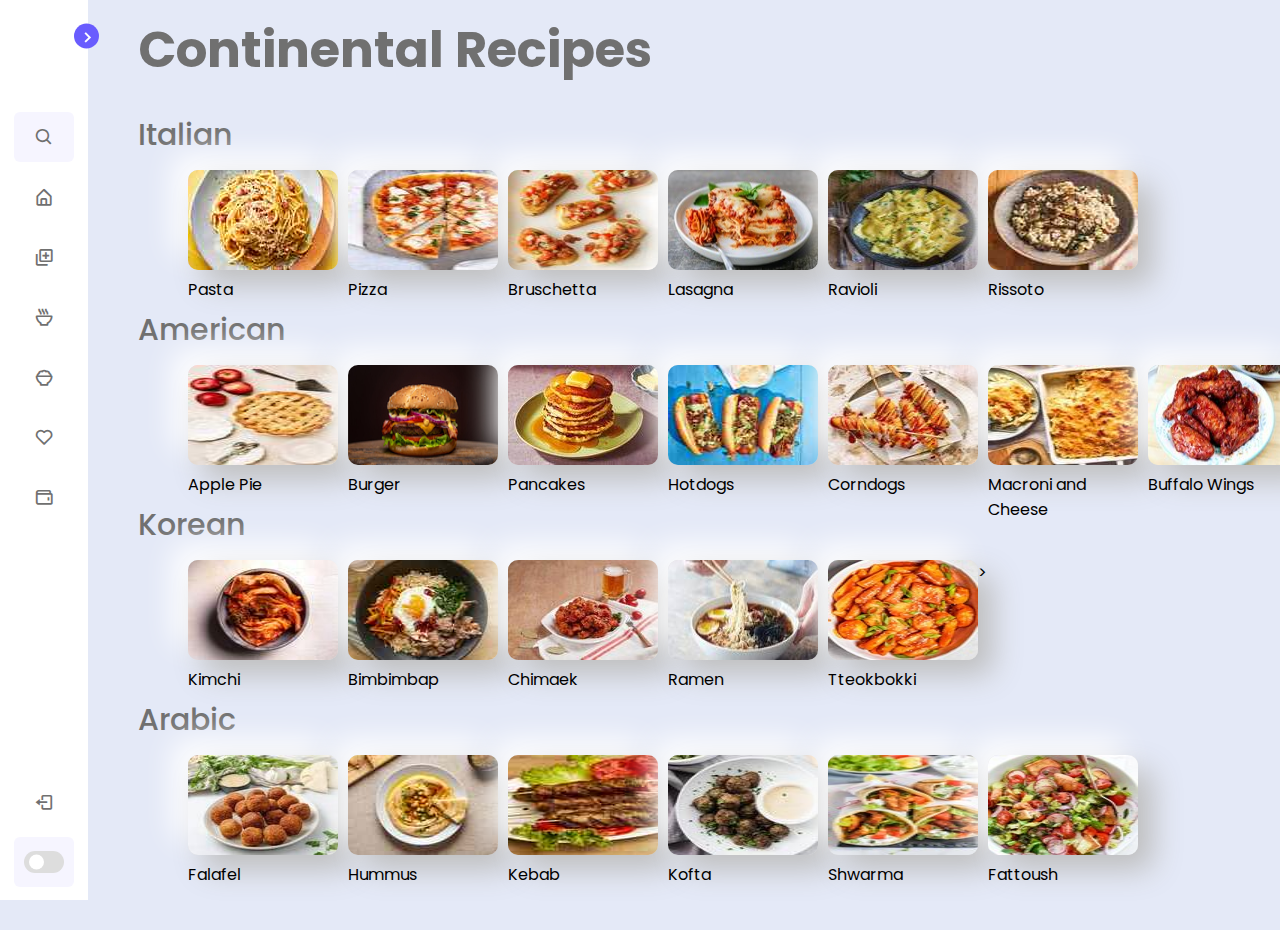
<file: Continental.html>
<!DOCTYPE html>
  <!-- Coding by CodingLab | www.codinglabweb.com -->
<html lang="en">
<head>
    <meta charset="UTF-8">
    <meta http-equiv="X-UA-Compatible" content="IE=edge">
    <meta name="viewport" content="width=device-width, initial-scale=1.0">
    
    <!----======== CSS ======== -->
    <link rel="stylesheet" href="style.css">
    
    <!----===== Boxicons CSS ===== -->
    <link href='https://unpkg.com/boxicons@2.1.1/css/boxicons.min.css' rel='stylesheet'>
    
    <title>Continental</title>
</head>
<body>
    
    <nav class="sidebar close">
        <header>
            <div class="image-text">
                <span class="image">
                    <!--<img src="logo.png" alt="">-->
                </span>

                <div class="text logo-text">
                    <span class="name">More</span>
                    <span class="profession">Menu</span>
                </div>
            </div>

            <i class='bx bx-chevron-right toggle'></i>
        </header>

        <div class="menu-bar">
            <div class="menu">

                <li class="search-box">
                    <i class='bx bx-search icon'></i>
                    <input type="text" placeholder="Search..."  id="searchbox" onkeyup="myFunction()">
                </li>

                <ul class="menu-links">
                    <li class="nav-link">
                        <a href="Index.html">
                            <i class='bx bx-home-alt icon' ></i>
                            <span class="text nav-text">Home</span>
                        </a>
                    </li>

                    <li class="nav-link">
                        <a href="insert.html">
                            <i class='bx bx-add-to-queue icon'></i>
                            <span class="text nav-text">Add recipe</span>
                        </a>
                    </li>

                    <li class="nav-link">
                        <a href="Continental.html">
                            <i class='bx bx-bowl-hot icon'></i>
                            <span class="text nav-text">Continental</span>
                        </a>
                    </li>

                    <li class="nav-link">
                        <a href="Indian.html">
                            <i class='bx bx-bowl-rice icon' ></i>
                            
                            <span class="text nav-text">Indian</span>
                        </a>
                    </li>

                    <li class="nav-link">
                        <a href="like.html">
                            <i class='bx bx-heart icon' ></i>
                            <span class="text nav-text">Favourites</span>
                        </a>
                    </li>

                    <li class="nav-link">
                        <a href="wallet.html">
                            <i class='bx bx-wallet icon' ></i>
                            <span class="text nav-text">Wallet</span>
                        </a>
                    </li>

                </ul>
            </div>

            <div class="bottom-content">
                <li class="">
                    <a href="Login.html">
                        <i class='bx bx-log-out icon' ></i>
                        <span class="text nav-text">Login</span>
                    </a>
                </li>

                <li class="mode">
                    <div class="sun-moon">
                        <i class='bx bx-moon icon moon'></i>
                        <i class='bx bx-sun icon sun'></i>
                    </div>
                    <span class="mode-text text">Dark mode</span>

                    <div class="toggle-switch">
                        <span class="switch"></span>
                    </div>
                </li>
                
            </div>
        </div>
    </nav>

    <section class="home" id="myUL">
        <div class="text"><b>Continental Recipes</b></div>

        <div class="text">Italian</div>
        <div class="totalbox"><div class="multibox"><img src="pasta.jpg">Pasta</div><div class="multibox"><img src="pizza.jpg">Pizza</div><div class="multibox"><img src="brus.jpg">Bruschetta</div><div class="multibox"><img src="lasagna.jpg">Lasagna</div><div class="multibox"><img src="rav.jpg">Ravioli</div><div class="multibox"><img src="risoto.jpg">Rissoto</div></div>
        <br>
        <div class="text">American</div>
        <div class="totalbox"><div class="multibox"><img src="appie.jpg">Apple Pie</div><div class="multibox"><img src="burger.jpg">Burger</div><div class="multibox"><img src="pan.jpg">Pancakes</div><div class="multibox"><img src="hotdogs.jpg">Hotdogs</div><div class="multibox"><img src="cd.jpg">Corndogs</div><div class="multibox"><img src="mcc.jpg">Macroni and Cheese</div><div class="multibox"><img src="buffwings.jpg">Buffalo Wings</div><div class="multibox"><img src="mload.jpg">Meat Loaf</div></div>
        <br>
        <div class="text">Korean</div>
        <div class="totalbox"><div class="multibox"><img src="kim.jpg">Kimchi</div><div class="multibox"><img src="bbp.jpg">Bimbimbap</div><div class="multibox"><img src="chm.jpg">Chimaek</div><div class="multibox"><img src="ramen.jpg">Ramen</div><div class="multibox"><img src="ttbk.jpg">Tteokbokki</div>></div>
        <br>
        <div class="text">Arabic</div>
        <div class="totalbox"><div class="multibox"><img src="falafel.jpg">Falafel</div><div class="multibox"><img src="hum.jpg">Hummus</div><div class="multibox"><img src="kebab.jpg">Kebab</div><div class="multibox"><img src="kofta.jpg">Kofta</div><div class="multibox"><img src="swar.jpg">Shwarma</div><div class="multibox"><img src="fatt.jpg">Fattoush</div></div>
    </section>

    <script>
        const body = document.querySelector('body'),
      sidebar = body.querySelector('nav'),
      toggle = body.querySelector(".toggle"),
      searchBtn = body.querySelector(".search-box"),
      modeSwitch = body.querySelector(".toggle-switch"),
      modeText = body.querySelector(".mode-text");


toggle.addEventListener("click" , () =>{
    sidebar.classList.toggle("close");
})

searchBtn.addEventListener("click" , () =>{
    sidebar.classList.remove("close");
})

modeSwitch.addEventListener("click" , () =>{
    body.classList.toggle("dark");
    
    if(body.classList.contains("dark")){
        modeText.innerText = "Light mode";
    }else{
        modeText.innerText = "Dark mode";
        
    }
});


    </script>


</body>
</html>
</file>
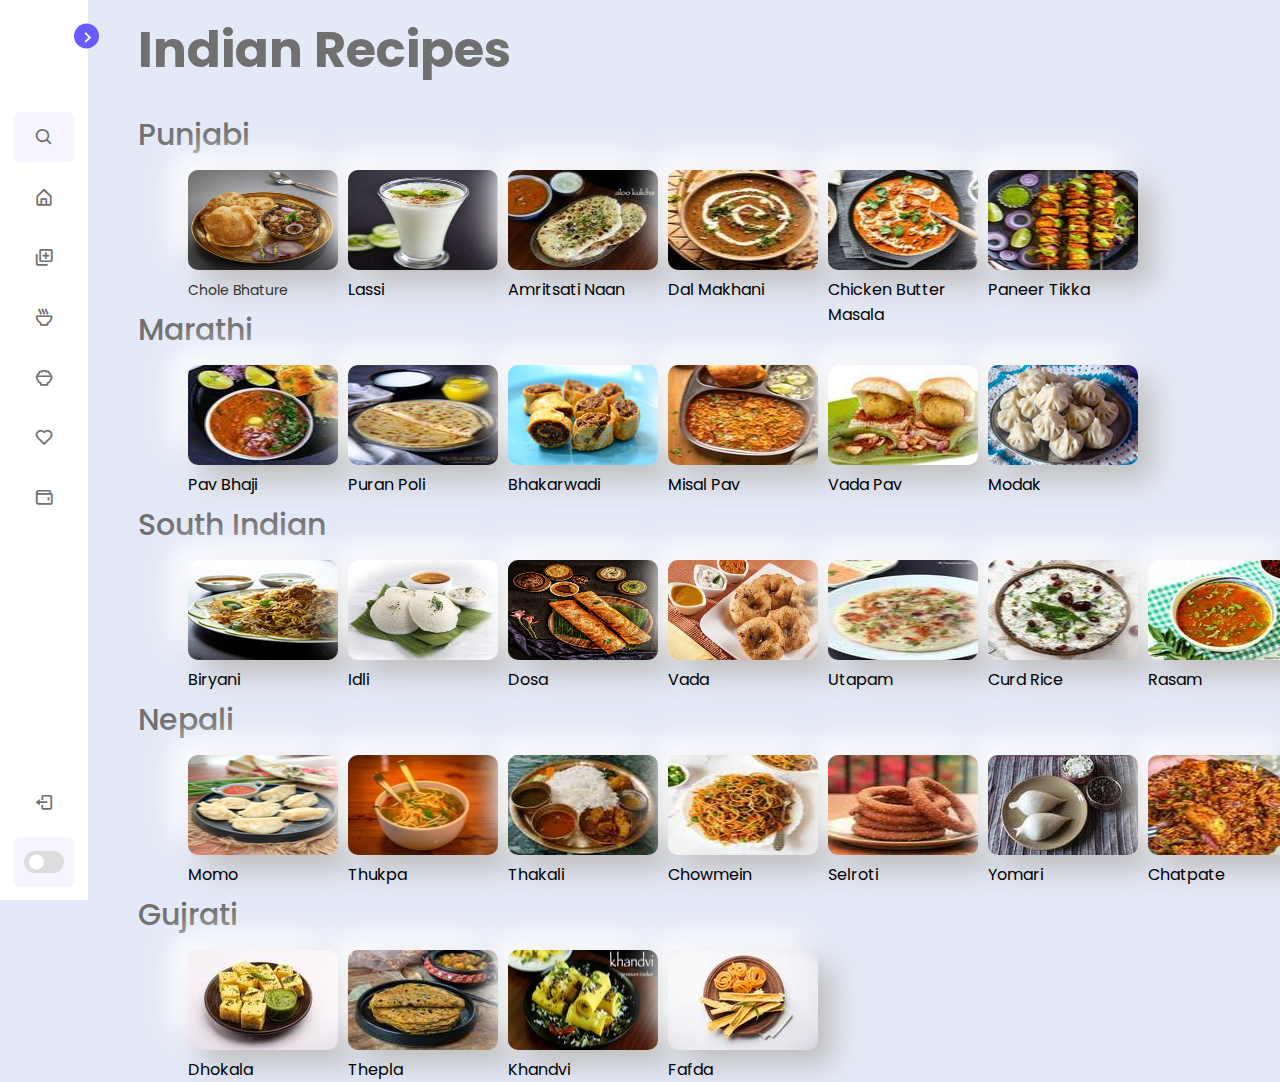
<file: Indian.html>
<!DOCTYPE html>
  <!-- Coding by CodingLab | www.codinglabweb.com -->
<html lang="en">
<head>
    <meta charset="UTF-8">
    <meta http-equiv="X-UA-Compatible" content="IE=edge">
    <meta name="viewport" content="width=device-width, initial-scale=1.0">
    
    <!----======== CSS ======== -->
    <link rel="stylesheet" href="style.css">
    
    <!----===== Boxicons CSS ===== -->
    <link href='https://unpkg.com/boxicons@2.1.1/css/boxicons.min.css' rel='stylesheet'>
    
    <title>Indian</title>
</head>
<body>
    
    <nav class="sidebar close">
        <header>
            <div class="image-text">
                <span class="image">
                    <!--<img src="logo.png" alt="">-->
                </span>

                <div class="text logo-text">
                    <span class="name">More</span>
                    <span class="profession">Menu</span>
                </div>
            </div>

            <i class='bx bx-chevron-right toggle'></i>
        </header>

        <div class="menu-bar">
            <div class="menu">

                <li class="search-box">
                    <i class='bx bx-search icon'></i>
                    <input type="text" placeholder="Search..."  id="searchbar" onkeyup="search_recipe">
                </li>

                <ul class="menu-links">
                    <li class="nav-link">
                        <a href="Index.html">
                            <i class='bx bx-home-alt icon' ></i>
                            <span class="text nav-text">Home</span>
                        </a>
                    </li>

                    <li class="nav-link">
                        <a href="insert.html">
                            <i class='bx bx-add-to-queue icon'></i>
                            <span class="text nav-text">Add recipe</span>
                        </a>
                    </li>

                    <li class="nav-link">
                        <a href="Continental.html">
                            <i class='bx bx-bowl-hot icon'></i>
                            <span class="text nav-text">Continental</span>
                        </a>
                    </li>

                    <li class="nav-link">
                        <a href="Indian.html">
                            <i class='bx bx-bowl-rice icon' ></i>
                            <span class="text nav-text">Indian</span>
                        </a>
                    </li>

                    <li class="nav-link">
                        <a href="like.html">
                            <i class='bx bx-heart icon' ></i>
                            <span class="text nav-text">Favourites</span>
                        </a>
                    </li>

                    <li class="nav-link">
                        <a href="wallet.html">
                            <i class='bx bx-wallet icon' ></i>
                            <span class="text nav-text">Wallet</span>
                        </a>
                    </li>

                </ul>
            </div>

            <div class="bottom-content">
                <li class="">
                    <a href="Login.html">
                        <i class='bx bx-log-out icon' ></i>
                        <span class="text nav-text">Login</span>
                    </a>
                </li>

                <li class="mode">
                    <div class="sun-moon">
                        <i class='bx bx-moon icon moon'></i>
                        <i class='bx bx-sun icon sun'></i>
                    </div>
                    <span class="mode-text text">Dark mode</span>

                    <div class="toggle-switch">
                        <span class="switch"></span>
                    </div>
                </li>
                
            </div>
        </div>
    </nav>

    <section class="home" id="myUL">
        <div class="text"><b>Indian Recipes</b></div>
        <div class="text">Punjabi</div>
        <div class="totalbox"><div class="multibox"><a href="cbcc.html"><img src="cbt.jpg">Chole Bhature</a></div><div class="multibox"><img src="lassi.jpg">Lassi</div><div class="multibox"><img src="akc.jpg">Amritsati Naan</div><div class="multibox"><img src="dmk.jpg">Dal Makhani</div><div class="multibox"><img src="cbc.jpg">Chicken Butter Masala</div><div class="multibox"><img src="ptikka.jpg">Paneer Tikka</div></div>
        <br>
        <div class="text">Marathi</div>
        <div class="totalbox"><div class="multibox"><img src="pbj.jpg">Pav Bhaji</div><div class="multibox"><img src="pp.jpg">Puran Poli</div><div class="multibox"><img src="nkvd.jpg">Bhakarwadi</div><div class="multibox"><img src="msps.jpg">Misal Pav</div><div class="multibox"><img src="vadapav.jpg">Vada Pav</div><div class="multibox"><img src="modak.jpg">Modak</div></div>
        <br>
        <div class="text">South Indian</div>
        <div class="totalbox"><div class="multibox"><img src="biryani.jpg">Biryani</div><div class="multibox"><img src="idli.jpg">Idli</div><div class="multibox"><img src="dosa.jpg">Dosa</div><div class="multibox"><img src="vada.jpg">Vada</div><div class="multibox"><img src="upm.jpg">Utapam</div><div class="multibox"><img src="cdrice.jpg">Curd Rice</div><div class="multibox"><img src="rasam.jpg">Rasam</div></div>
        <br>
        <div class="text">Nepali</div>
        <div class="totalbox"><div class="multibox"><img src="momo.jpg">Momo</div><div class="multibox"><img src="thukpa.jpg">Thukpa</div><div class="multibox"><img src="thakali.jpg">Thakali</div><div class="multibox"><img src="chowmein.jpg">Chowmein</div><div class="multibox"><img src="sel.jpg">Selroti</div><div class="multibox"><img src="yomari.jpg">Yomari</div><div class="multibox"><img src="chatpate.jpg">Chatpate</div></div>
        <br>
        <div class="text">Gujrati</div>
        <div class="totalbox"><div class="multibox"><img src="dkl.jpg">Dhokala</div><div class="multibox"><img src="thepla.jpg">Thepla</div><div class="multibox"><img src="khandvi.jpg">Khandvi</div><div class="multibox"><img src="fafda.jpg">Fafda</div></div>
    </section>

    <script>
        
        const body = document.querySelector('body'),
      sidebar = body.querySelector('nav'),
      toggle = body.querySelector(".toggle"),
      searchBtn = body.querySelector(".search-box"),
      modeSwitch = body.querySelector(".toggle-switch"),
      modeText = body.querySelector(".mode-text");


toggle.addEventListener("click" , () =>{
    sidebar.classList.toggle("close");
})

searchBtn.addEventListener("click" , () =>{
    sidebar.classList.remove("close");
})

modeSwitch.addEventListener("click" , () =>{
    body.classList.toggle("dark");
    
    if(body.classList.contains("dark")){
        modeText.innerText = "Light mode";
    }else{
        modeText.innerText = "Dark mode";
        
    }
});
    </script>


</body>
</html>
</file>
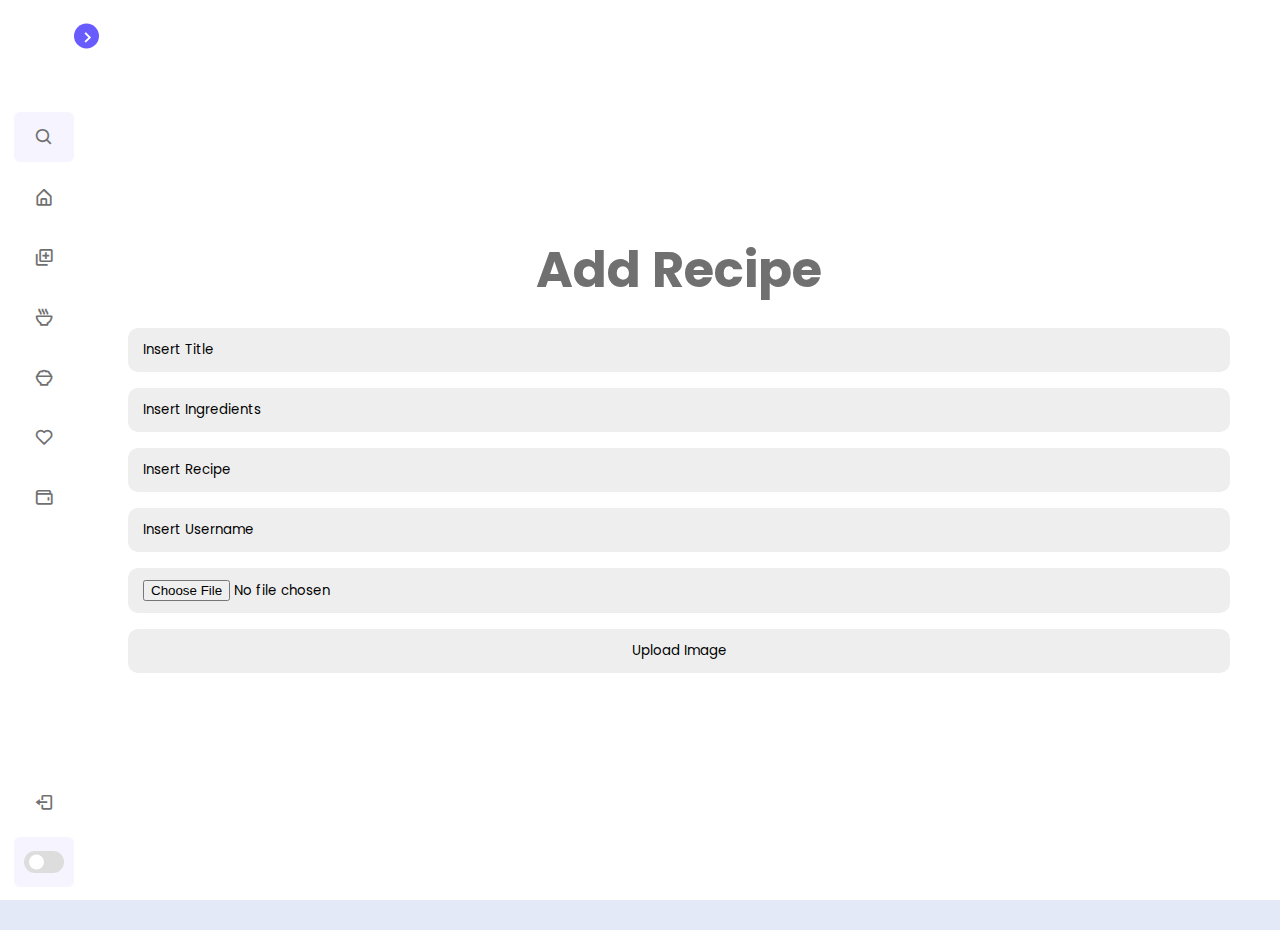
<file: insert.html>
<!DOCTYPE html>
  <!-- Coding by CodingLab | www.codinglabweb.com -->
<html lang="en">
<head>
    <meta charset="UTF-8">
    <meta http-equiv="X-UA-Compatible" content="IE=edge">
    <meta name="viewport" content="width=device-width, initial-scale=1.0">
    
    <!----======== CSS ======== -->
    <link rel="stylesheet" href="style.css">
    
    <!----===== Boxicons CSS ===== -->
    <link href='https://unpkg.com/boxicons@2.1.1/css/boxicons.min.css' rel='stylesheet'>
    
    <title>Home</title>
</head>
<body>
    
    <nav class="sidebar close">
        <header>
            <div class="image-text">
                <span class="image">
                    <!--<img src="logo.png" alt="">-->
                </span>

                <div class="text logo-text">
                    <span class="name">More</span>
                    <span class="profession">Menu</span>
                </div>
            </div>

            <i class='bx bx-chevron-right toggle'></i>
        </header>

        <div class="menu-bar">
            <div class="menu">

                <li class="search-box">
                    <i class='bx bx-search icon'></i>
                    <input type="text" placeholder="Search...">
                </li>

                <ul class="menu-links">
                    <li class="nav-link">
                        <a href="Index.html">
                            <i class='bx bx-home-alt icon'></i>
                            <span class="text nav-text">Home</span>
                        </a>
                    </li>

                    <li class="nav-link">
                        <a href="insert.html">
                            <i class='bx bx-add-to-queue icon'></i>
                            <span class="text nav-text">Add recipe</span>
                        </a>
                    </li>

                    <li class="nav-link">
                        <a href="Continental.html">
                            <i class='bx bx-bowl-hot icon'></i>
                            <span class="text nav-text">Continental</span>
                        </a>
                    </li>

                    <li class="nav-link">
                        <a href="Indian.html">
                            <i class='bx bx-bowl-rice icon' ></i>
                            <span class="text nav-text">Indian</span>
                        </a>
                    </li>

                    <li class="nav-link">
                        <a href="like.html">
                            <i class='bx bx-heart icon' ></i>
                            <span class="text nav-text">Favourites</span>
                        </a>
                    </li>

                    <li class="nav-link">
                        <a href="wallet.html">
                            <i class='bx bx-wallet icon' ></i>
                            <span class="text nav-text">Wallet</span>
                        </a>
                    </li>

                </ul>
            </div>

            <div class="bottom-content">
                <li class="">
                    <a href="Login.html">
                        <i class='bx bx-log-out icon' ></i>
                        <span class="text nav-text">Login</span>
                    </a>
                </li>

                <li class="mode">
                    <div class="sun-moon">
                        <i class='bx bx-moon icon moon'></i>
                        <i class='bx bx-sun icon sun'></i>
                    </div>
                    <span class="mode-text text">Dark mode</span>

                    <div class="toggle-switch">
                        <span class="switch"></span>
                    </div>
                </li>
                
            </div>
        </div>
    </nav>

    <section class="home">
        <form action="upload.php" method="post" enctype="multipart/form-data">
        <div class="text"><b>Add Recipe</b></div>
        <input type="text" placeholder="Insert Title">
        <input type="text" placeholder="Insert Ingredients">
        <input type="text" placeholder="Insert Recipe">
        <input type="text" placeholder="Insert Username">
        <input type="file" name="fileToUpload" id="fileToUpload">
        <input type="submit" value="Upload Image" name="submit">
        </div>
    </section>
    <input type="text" placeholder="Insert Title">
    <script>
        const body = document.querySelector('body'),
      sidebar = body.querySelector('nav'),
      toggle = body.querySelector(".toggle"),
      searchBtn = body.querySelector(".search-box"),
      modeSwitch = body.querySelector(".toggle-switch"),
      modeText = body.querySelector(".mode-text");


toggle.addEventListener("click" , () =>{
    sidebar.classList.toggle("close");
})

searchBtn.addEventListener("click" , () =>{
    sidebar.classList.remove("close");
})

modeSwitch.addEventListener("click" , () =>{
    body.classList.toggle("dark");
    
    if(body.classList.contains("dark")){
        modeText.innerText = "Light mode";
    }else{
        modeText.innerText = "Dark mode";
        
    }
});
    </script>


</body>
</html>
</file>
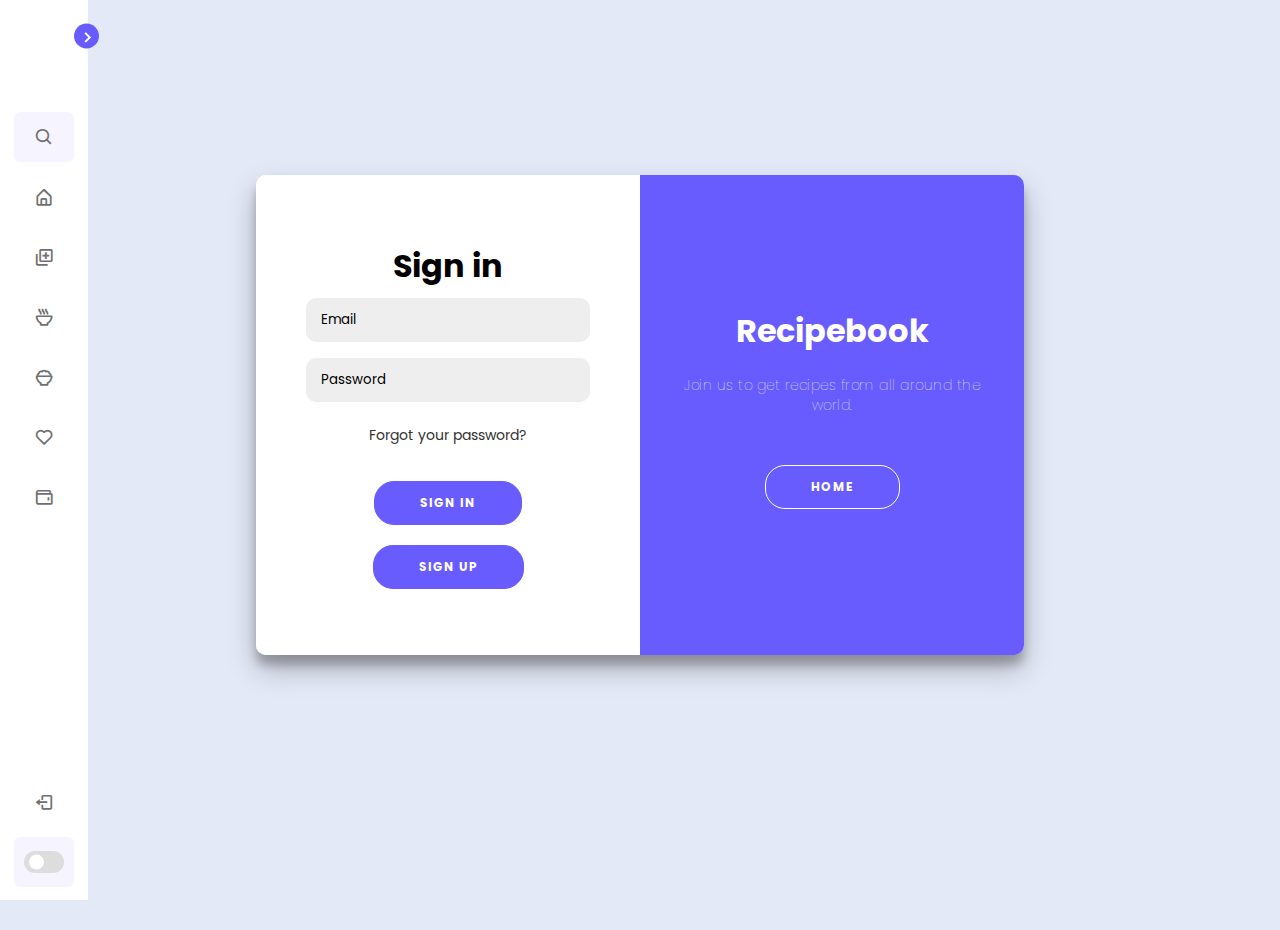
<file: Login.html>
<!DOCTYPE html>
  <!-- Coding by CodingLab | www.codinglabweb.com -->
<html lang="en">
<head>
    <meta charset="UTF-8">
    <meta http-equiv="X-UA-Compatible" content="IE=edge">
    <meta name="viewport" content="width=device-width, initial-scale=1.0">
    
    <!----======== CSS ======== -->
    <link rel="stylesheet" href="style.css">
    
    <!----===== Boxicons CSS ===== -->
    <link href='https://unpkg.com/boxicons@2.1.1/css/boxicons.min.css' rel='stylesheet'>
    
    <title>Login</title>
</head>
<body>
        
    <nav class="sidebar close">
        <header>
            <div class="image-text">
                <span class="image">
                    <!--<img src="logo.png" alt="">-->
                </span>

                <div class="text logo-text">
                    <span class="name">More</span>
                    <span class="profession">Menu</span>
                </div>
            </div>

            <i class='bx bx-chevron-right toggle'></i>
        </header>

        <div class="menu-bar">
            <div class="menu">

                <li class="search-box">
                    <i class='bx bx-search icon'></i>
                    <input type="text" placeholder="Search...">
                </li>

                <ul class="menu-links">
                    <li class="nav-link">
                        <a href="Index.html">
                            <i class='bx bx-home-alt icon' ></i>
                            <span class="text nav-text">Home</span>
                        </a>
                    </li>

                    <li class="nav-link">
                        <a href="insert.html">
                            <i class='bx bx-add-to-queue icon'></i>
                            <span class="text nav-text">Add recipe</span>
                        </a>
                    </li>

                    <li class="nav-link">
                        <a href="Continental.html">
                            <i class='bx bx-bowl-hot icon'></i>
                            <span class="text nav-text">Continental</span>
                        </a>
                    </li>

                    <li class="nav-link">
                        <a href="Indian.html">
                            <i class='bx bx-bowl-rice icon' ></i>
                            <span class="text nav-text">Indian</span>
                        </a>
                    </li>

                    <li class="nav-link">
                        <a href="wallet.html">
                            <i class='bx bx-heart icon' ></i>
                            <span class="text nav-text">Favourites</span>
                        </a>
                    </li>

                    <li class="nav-link">
                        <a href="wallet.html">
                            <i class='bx bx-wallet icon' ></i>
                            <span class="text nav-text">Wallet</span>
                        </a>
                    </li>

                </ul>
            </div>

            <div class="bottom-content">
                <li class="">
                    <a href="Login.html">
                        <i class='bx bx-log-out icon' ></i>
                        <span class="text nav-text">Login</span>
                    </a>
                </li>

                <li class="mode">
                    <div class="sun-moon">
                        <i class='bx bx-moon icon moon'></i>
                        <i class='bx bx-sun icon sun'></i>
                    </div>
                    <span class="mode-text text">Dark mode</span>

                    <div class="toggle-switch">
                        <span class="switch"></span>
                    </div>
                </li>
                
            </div>
        </div>
    </nav>

    <div class="container" id="container">
        <div class="form-container sign-up-container">
            <form action="#">
                <h1>Create Account</h1>
                <span></span>
                <input type="text" placeholder="Name" />
                <input type="email" placeholder="Email" />
                <input type="password" placeholder="Password" />
                <button>Sign Up</button>
                <a href="index.html"><button>Back</button></a>
            </form>
        </div>
        <div class="form-container sign-in-container">
            <form action="#">
                <h1>Sign in</h1>
                <span></span>
                <input type="email" placeholder="Email" />
                <input type="password" placeholder="Password" />
                <a href="forgotpass.html">Forgot your password?</a>
                <a href="submit.html"><button>Sign In</button></a>
                <button id="signUp" >Sign Up</button>
            </form>
        </div>
        <div class="overlay-container">
            <div class="overlay">
                <div class="overlay-panel overlay-left">
                    <h1>Welcome Back!</h1>
                    <p>To find your favourite recipes please login.</p>
                    <button class="ghost" id="signIn">Sign In</button>
                </div>
                <div class="overlay-panel overlay-right">
                    <h1>Recipebook</h1>
                    <p>Join us to get recipes from all around the world.</p>
                    <a href="index.html"><button class="ghost">Home</button>
                </div>
            </div>
        </div>
    </div>
    
    <script>
        const signUpButton = document.getElementById('signUp');
const signInButton = document.getElementById('signIn');
const container = document.getElementById('container');

signUpButton.addEventListener('click', () => {
	container.classList.add("right-panel-active");
});

signInButton.addEventListener('click', () => {
	container.classList.remove("right-panel-active");
});
const body = document.querySelector('body'),
      sidebar = body.querySelector('nav'),
      toggle = body.querySelector(".toggle"),
      searchBtn = body.querySelector(".search-box"),
      modeSwitch = body.querySelector(".toggle-switch"),
      modeText = body.querySelector(".mode-text");


toggle.addEventListener("click" , () =>{
    sidebar.classList.toggle("close");
})

searchBtn.addEventListener("click" , () =>{
    sidebar.classList.remove("close");
})

modeSwitch.addEventListener("click" , () =>{
    body.classList.toggle("dark");
    
    if(body.classList.contains("dark")){
        modeText.innerText = "Light mode";
    }else{
        modeText.innerText = "Dark mode";
        
    }
});
    </script>
</html>
</file>
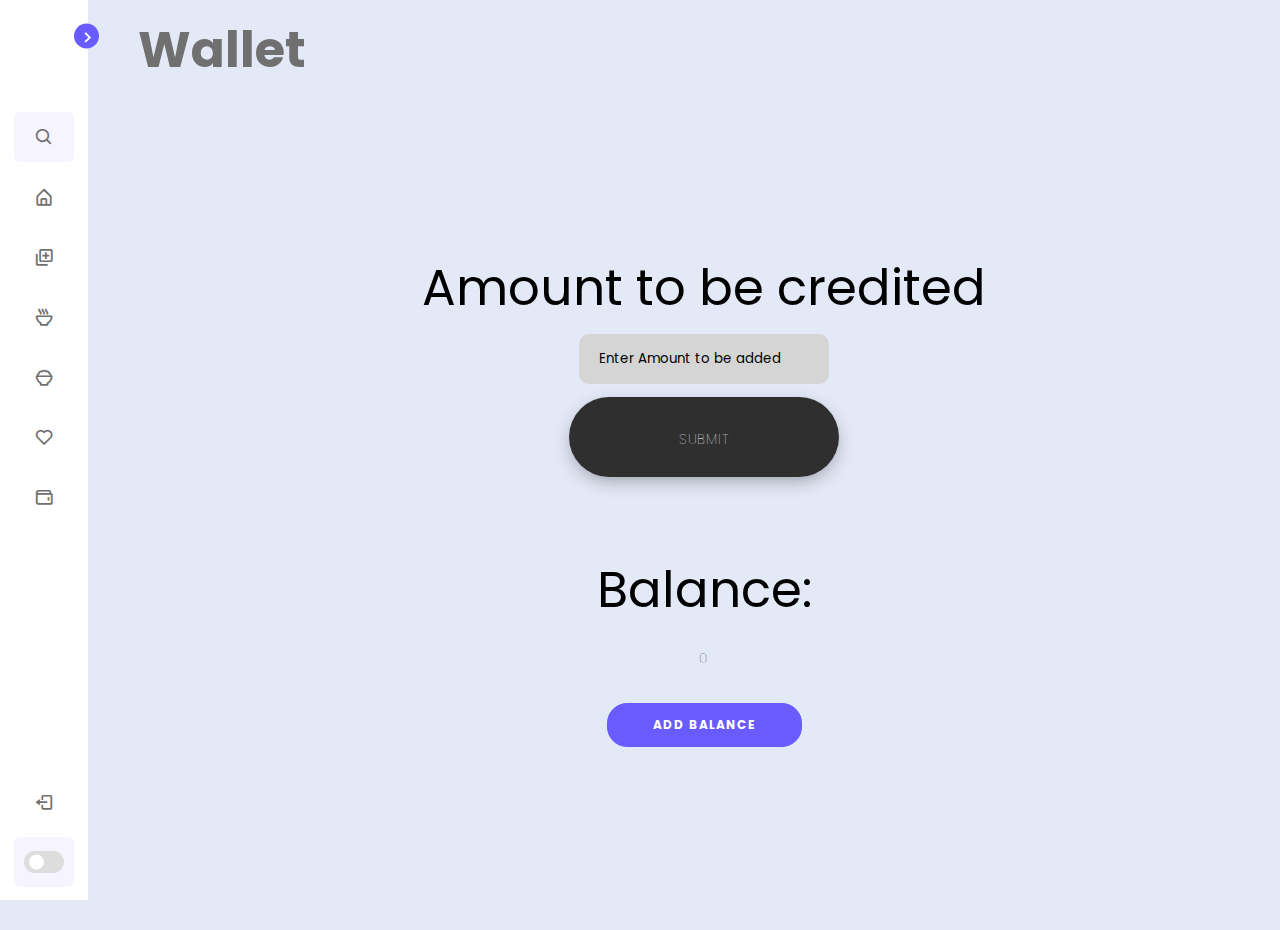
<file: wallet.html>
<!DOCTYPE html>
  <!-- Coding by CodingLab | www.codinglabweb.com -->
<html lang="en">
<head>
    <meta charset="UTF-8">
    <meta http-equiv="X-UA-Compatible" content="IE=edge">
    <meta name="viewport" content="width=device-width, initial-scale=1.0">
    
    <!----======== CSS ======== -->
    <link rel="stylesheet" href="style.css">
    
    <!----===== Boxicons CSS ===== -->
    <link href='https://unpkg.com/boxicons@2.1.1/css/boxicons.min.css' rel='stylesheet'>
    
    <title>Home</title>
</head>
<body>
    
    <nav class="sidebar close">
        <header>
            <div class="image-text">
                <span class="image">
                    <!--<img src="logo.png" alt="">-->
                </span>

                <div class="text logo-text">
                    <span class="name">More</span>
                    <span class="profession">Menu</span>
                </div>
            </div>

            <i class='bx bx-chevron-right toggle'></i>
        </header>

        <div class="menu-bar">
            <div class="menu">

                <li class="search-box">
                    <i class='bx bx-search icon'></i>
                    <input type="text" placeholder="Search...">
                </li>

                <ul class="menu-links">
                    <li class="nav-link">
                        <a href="Index.html">
                            <i class='bx bx-home-alt icon'></i>
                            <span class="text nav-text">Home</span>
                        </a>
                    </li>

                    <li class="nav-link">
                        <a href="insert.html">
                            <i class='bx bx-add-to-queue icon'></i>
                            <span class="text nav-text">Add recipe</span>
                        </a>
                    </li>

                    <li class="nav-link">
                        <a href="Continental.html">
                            <i class='bx bx-bowl-hot icon'></i>
                            <span class="text nav-text">Continental</span>
                        </a>
                    </li>

                    <li class="nav-link">
                        <a href="Indian.html">
                            <i class='bx bx-bowl-rice icon' ></i>
                            <span class="text nav-text">Indian</span>
                        </a>
                    </li>

                    <li class="nav-link">
                        <a href="like.html">
                            <i class='bx bx-heart icon' ></i>
                            <span class="text nav-text">Favourites</span>
                        </a>
                    </li>

                    <li class="nav-link">
                        <a href="wallet.html">
                            <i class='bx bx-wallet icon' ></i>
                            <span class="text nav-text">Wallet</span>
                        </a>
                    </li>

                </ul>
            </div>

            <div class="bottom-content">
                <li class="">
                    <a href="Login.html">
                        <i class='bx bx-log-out icon' ></i>
                        <span class="text nav-text">Login</span>
                    </a>
                </li>

                <li class="mode">
                    <div class="sun-moon">
                        <i class='bx bx-moon icon moon'></i>
                        <i class='bx bx-sun icon sun'></i>
                    </div>
                    <span class="mode-text text">Dark mode</span>

                    <div class="toggle-switch">
                        <span class="switch"></span>
                    </div>
                </li>
                
            </div>
        </div>
    </nav>

    <section class="home">
        <div class="text"><b>Wallet</b></div>

        <div class="barea">
            <h12>Amount to be credited</h12>
            <input type="number" id="amount" placeholder="Enter Amount to be added">
            <button id="btn" class="submitbutton">
                <p id="btnText">Submit</p>
                <div class="check-box">
                    <svg xmlns="http://www.w3.org/2000/svg" viewBox="0 0 50 50">
                        <path fill="transparent" d="M14.1 27.2l7.1 7.2 16.7-16.8" />
                    </svg>
                </div>
            </button>
            <br><br><br>
            <h12>Balance:</h12>
            <p id="balance">0</p>
<button onclick="updateBalance()" id="bttn">Add Balance</button>

<script>
  let balance = document.getElementById("balance");
  let amount = document.getElementById("amount");

  function updateBalance() {
    balance.innerHTML = parseInt(balance.innerHTML) + parseInt(amount.value);
  }
</script>

        </div>
        <script type="text/javascript">
            const btn = document.querySelector("#btn");
            const btnText = document.querySelector("#btnText");
            btn.onclick = () => {
                btnText.innerHTML = "Credited";
                btn.classList.add("active");
                
        }
            
        </script>
    </div>
    </section>

    <script>
        const body = document.querySelector('body'),
      sidebar = body.querySelector('nav'),
      toggle = body.querySelector(".toggle"),
      searchBtn = body.querySelector(".search-box"),
      modeSwitch = body.querySelector(".toggle-switch"),
      modeText = body.querySelector(".mode-text");


toggle.addEventListener("click" , () =>{
    sidebar.classList.toggle("close");
})

searchBtn.addEventListener("click" , () =>{
    sidebar.classList.remove("close");
})

modeSwitch.addEventListener("click" , () =>{
    body.classList.toggle("dark");
    
    if(body.classList.contains("dark")){
        modeText.innerText = "Light mode";
    }else{
        modeText.innerText = "Dark mode";
        
    }
});


    </script>


</body>
</html>
</file>
<file: style.css>
/* Google Font Import - Poppins */
@import url('https://fonts.googleapis.com/css2?family=Poppins:wght@300;400;500;600;700&display=swap');
*{
    margin: 0;
    padding: 0;
    box-sizing: border-box;
    font-family: 'Poppins', sans-serif;
}

:root{
    /* ===== Colors ===== */
    --body-color: #E4E9F7;
    --sidebar-color: #FFF;
    --primary-color: #695CFE;
    --primary-color-light: #F6F5FF;
    --toggle-color: #DDD;
    --text-color: #707070;

    /* ====== Transition ====== */
    --tran-03: all 0.2s ease;
    --tran-03: all 0.3s ease;
    --tran-04: all 0.3s ease;
    --tran-05: all 0.3s ease;
}

body{
    min-height: 100vh;
    background-color: var(--body-color);
    transition: var(--tran-05);
}

::selection{
    background-color: var(--primary-color);
    color: #fff;
}

body.dark{
    --body-color: #18191a;
    --sidebar-color: #242526;
    --primary-color: #3a3b3c;
    --primary-color-light: #3a3b3c;
    --toggle-color: #fff;
    --text-color: #ccc;
}

/* ===== Sidebar ===== */
 .sidebar{
    position: fixed;
    top: 0;
    left: 0;
    height: 100%;
    width: 250px;
    padding: 10px 14px;
    background: var(--sidebar-color);
    transition: var(--tran-05);
    z-index: 100;  
}
.sidebar.close{
    width: 88px;
}

/* ===== Reusable code - Here ===== */
.sidebar li{
    height: 50px;
    list-style: none;
    display: flex;
    align-items: center;
    margin-top: 10px;
}

.sidebar header .image,
.sidebar .icon{
    min-width: 60px;
    border-radius: 6px;
}

.sidebar .icon{
    min-width: 60px;
    border-radius: 6px;
    height: 100%;
    display: flex;
    align-items: center;
    justify-content: center;
    font-size: 20px;
}

.sidebar .text,
.sidebar .icon{
    color: var(--text-color);
    transition: var(--tran-03);
}

.sidebar .text{
    font-size: 17px;
    font-weight: 500;
    white-space: nowrap;
    opacity: 1;
}
.sidebar.close .text{
    opacity: 0;
}
/* =========================== */

.sidebar header{
    position: relative;
}

.sidebar header .image-text{
    display: flex;
    align-items: center;
}
.sidebar header .logo-text{
    display: flex;
    flex-direction: column;
}
header .image-text .name {
    margin-top: 2px;
    font-size: 18px;
    font-weight: 600;
}

header .image-text .profession{
    font-size: 16px;
    margin-top: -2px;
    display: block;
}

.sidebar header .image{
    display: flex;
    align-items: center;
    justify-content: center;
}

.sidebar header .image img{
    width: 40px;
    border-radius: 6px;
}

.sidebar header .toggle{
    position: absolute;
    top: 50%;
    right: -25px;
    transform: translateY(-50%) rotate(180deg);
    height: 25px;
    width: 25px;
    background-color: var(--primary-color);
    color: var(--sidebar-color);
    border-radius: 50%;
    display: flex;
    align-items: center;
    justify-content: center;
    font-size: 22px;
    cursor: pointer;
    transition: var(--tran-05);
}

body.dark .sidebar header .toggle{
    color: var(--text-color);
}

.sidebar.close .toggle{
    transform: translateY(-50%) rotate(0deg);
}

.sidebar .menu{
    margin-top: 40px;
}

.sidebar li.search-box{
    border-radius: 6px;
    background-color: var(--primary-color-light);
    cursor: pointer;
    transition: var(--tran-05);
}

.sidebar li.search-box input{
    height: 100%;
    width: 100%;
    outline: none;
    border: none;
    background-color: var(--primary-color-light);
    color: var(--text-color);
    border-radius: 6px;
    font-size: 17px;
    font-weight: 500;
    transition: var(--tran-05);
}
.sidebar li a{
    list-style: none;
    height: 100%;
    background-color: transparent;
    display: flex;
    align-items: center;
    height: 100%;
    width: 100%;
    border-radius: 6px;
    text-decoration: none;
    transition: var(--tran-03);
}

.sidebar li a:hover{
    background-color: var(--primary-color);
}
.sidebar li a:hover .icon,
.sidebar li a:hover .text{
    color: var(--sidebar-color);
}
body.dark .sidebar li a:hover .icon,
body.dark .sidebar li a:hover .text{
    color: var(--text-color);
}

.sidebar .menu-bar{
    height: calc(100% - 55px);
    display: flex;
    flex-direction: column;
    justify-content: space-between;
    overflow-y: scroll;
}
.menu-bar::-webkit-scrollbar{
    display: none;
}
.sidebar .menu-bar .mode{
    border-radius: 6px;
    background-color: var(--primary-color-light);
    position: relative;
    transition: var(--tran-05);
}

.menu-bar .mode .sun-moon{
    height: 50px;
    width: 60px;
}

.mode .sun-moon i{
    position: absolute;
}
.mode .sun-moon i.sun{
    opacity: 0;
}
body.dark .mode .sun-moon i.sun{
    opacity: 1;
}
body.dark .mode .sun-moon i.moon{
    opacity: 0;
}

.menu-bar .bottom-content .toggle-switch{
    position: absolute;
    right: 0;
    height: 100%;
    min-width: 60px;
    display: flex;
    align-items: center;
    justify-content: center;
    border-radius: 6px;
    cursor: pointer;
}
.toggle-switch .switch{
    position: relative;
    height: 22px;
    width: 40px;
    border-radius: 25px;
    background-color: var(--toggle-color);
    transition: var(--tran-05);
}

.switch::before{
    content: '';
    position: absolute;
    height: 15px;
    width: 15px;
    border-radius: 50%;
    top: 50%;
    left: 5px;
    transform: translateY(-50%);
    background-color: var(--sidebar-color);
    transition: var(--tran-04);
}

body.dark .switch::before{
    left: 20px;
}


.home{
    position: absolute;
    top: 0;
    top: 0;
    left: 250px;
    height: 100vh;
    width: calc(100% - 250px);
    background-color: var(--body-color);
    transition: var(--tran-05);
}
.home .text{
    font-size: 30px;
    font-weight: 500;
    color: var(--text-color);
    padding: 12px 60px;
}

.sidebar.close ~ .home{
    left: 78px;
    height: 100vh;
    width: calc(100% - 78px);
}
body.dark .home .text{
    color: var(--text-color);
}

.segment{
    z-index: 4;
    height: 480px;
    width: 600px;
    margin: auto;
    background-image: url("cui.jpg");
    border-radius: 10px;
    margin : auto;
    margin-top: 50px;
    color: #E4E9F7;
    text-align: center;
    font-size: 50px;
    padding: 200px;
    text-shadow: #18191a;
    margin-left: 50px;
    
    
}
.segment1{
    z-index: 4;
    height: 480px;
    width: 600px;
    margin: auto;
    background-image: url("cuit.jpg");
    border-radius: 10px;
    margin : auto;
    margin-top: 50px;
    color: #E4E9F7;
    text-align: center;
    font-size: 50px;
    padding: 200px;
    text-shadow: #18191a;
    margin-left: 50px;
    
}



.alang{
    display: flex;
}

a:link{text-decoration: none;}


@import url('https://fonts.googleapis.com/css?family=Montserrat:400,800');

* {
	box-sizing: border-box;
}

body {
	display: flex;
	justify-content: center;
	align-items: center;
	flex-direction: column;
	font-family: 'Montserrat', sans-serif;
	height: 100vh;
	margin: -20px 0 50px;
}

h1 {
	font-weight: bold;
	margin: 0;
}

h2 {
	text-align: center;
}

p {
	font-size: 14px;
	font-weight: 100;
	line-height: 20px;
	letter-spacing: 0.5px;
	margin: 20px 0 30px;
}

span {
	font-size: 12px;
}

a {
	color: #333;
	font-size: 14px;
	text-decoration: none;
	margin: 15px 0;
}

button {
	border-radius: 20px;
	border: 1px solid #695CFE;
	background-color: #695CFE;
	color: #FFFFFF;
	font-size: 12px;
	font-weight: bold;
	padding: 12px 45px;
	letter-spacing: 1px;
	text-transform: uppercase;
	transition: transform 80ms ease-in;
    margin-top: 5px;
}

button:active {
	transform: scale(0.95);
}

button:focus {
	outline: none;
}

button.ghost {
	background-color: transparent;
	border-color: #FFFFFF;
}

form {
	background-color: #FFFFFF;
	display: flex;
	align-items: center;
	justify-content: center;
	flex-direction: column;
	padding: 0 50px;
	height: 100%;
	text-align: center;
}

input {
	background-color: #eee;
	border: none;
	padding: 12px 15px;
	margin: 8px 0;
	width: 100%;
    border-radius: 10px;
}

.container {
	background-color: #fff;
	border-radius: 10px;
  	box-shadow: 0 14px 28px rgba(0,0,0,0.25), 
			0 10px 10px rgba(0,0,0,0.22);
	position: relative;
	overflow: hidden;
	width: 768px;
	max-width: 100%;
	min-height: 480px;
}

.form-container {
	position: absolute;
	top: 0;
	height: 100%;
	transition: all 0.6s ease-in-out;
}

.sign-in-container {
	left: 0;
	width: 50%;
	z-index: 2;
}

.container.right-panel-active .sign-in-container {
	transform: translateX(100%);
}

.sign-up-container {
	left: 0;
	width: 50%;
	opacity: 0;
	z-index: 1;
}

.container.right-panel-active .sign-up-container {
	transform: translateX(100%);
	opacity: 1;
	z-index: 5;
	animation: show 0.6s;
}

@keyframes show {
	0%, 49.99% {
		opacity: 0;
		z-index: 1;
	}
	
	50%, 100% {
		opacity: 1;
		z-index: 5;
	}
}

.overlay-container {
	position: absolute;
	top: 0;
	left: 50%;
	width: 50%;
	height: 100%;
	overflow: hidden;
	transition: transform 0.6s ease-in-out;
	z-index: 100;
}

.container.right-panel-active .overlay-container{
	transform: translateX(-100%);
}

.overlay {
	background:#695CFE;
	background: -webkit-linear-gradient(to right, #695CFE, #695CFE);
	background: linear-gradient(to right, #695CFE, #695CFE);
	background-repeat: no-repeat;
	background-size: cover;
	background-position: 0 0;
	color: #FFFFFF;
	position: relative;
	left: -100%;
	height: 100%;
	width: 200%;
  	transform: translateX(0);
	transition: transform 0.6s ease-in-out;
}

.container.right-panel-active .overlay {
  	transform: translateX(50%);
}

.overlay-panel {
	position: absolute;
	display: flex;
	align-items: center;
	justify-content: center;
	flex-direction: column;
	padding: 0 40px;
	text-align: center;
	top: 0;
	height: 100%;
	width: 50%;
	transform: translateX(0);
	transition: transform 0.6s ease-in-out;
}

.overlay-left {
	transform: translateX(-20%);
}

.container.right-panel-active .overlay-left {
	transform: translateX(0);
}

.overlay-right {
	right: 0;
	transform: translateX(0);
}

.container.right-panel-active .overlay-right {
	transform: translateX(20%);
}

.overlay1 {
	background:#695CFE;
	background: -webkit-linear-gradient(to right, #695CFE, #695CFE);
	background: linear-gradient(to right, #695CFE, #695CFE);
	background-repeat: no-repeat;
	background-size: cover;
	background-position: 0 0;
	color: #FFFFFF;
	position: relative;
	left: -100%;
	height: 100%;
	width: 200%;
  	transform: translateX(0);
	transition: transform 0.6s ease-in-out;
}
.totalbox{
    display: flex;
    margin-left: 100px;
}
.multibox{
    height: 100px;
    width: 150px;
    margin-left: 10px;
    border-radius: 10px;
    background: #e0e0e0;
    box-shadow: 15px 15px 30px #bebebe,
             -15px -15px 30px #ffffff;

}
b{
    font-size: 50px;
}

img{
    height: 100px;
    width: 150px;
    border-radius: 10px;
}

.paro{
    color: #242526;
    font-size: 50px;
}

.jshead{
    font-size: 50px;
    font-weight: 750;
}

.klas{
    font-size: 20px;
    font-family: 'Courier New', Courier, monospace;
    align-items: center;

}

@import url('https://fonts.googleapis.com/css2?family=Poppins:wght@100;200;300;400;500;600;700;800;900&display=swap');

*{
    margin: 0;
    padding: 0;
    box-sizing: border-box;
    font-family: 'Poppins', sans-serif;
}


.submitbutton{
    width: 270px;
    height: 80px;
    border: none;
    outline: none;
    background: #2f2f2f;
    color: #fff;
    font-size: 22px;
    border-radius: 40px;
    text-align: center;
    box-shadow: 0 6px 20px -5px rgba(0,0,0,0.4);
    position: relative;
    overflow: hidden;
    cursor: pointer;
}

.check-box{
    width: 80px;
    height: 80px;
    border-radius: 40px;
    box-shadow: 0 0 12px -2px rgba(0,0,0,0.5);
    position: absolute;
    top: 0;
    right: -40px;
    opacity: 0;
}

.check-box svg{
    width: 40px;
    margin: 20px;
}

svg path{
    stroke-width: 3;
    stroke: #fff;
    stroke-dasharray: 34;
    stroke-dashoffset: 34;
    stroke-linecap: round;
}

.active{
    background: #695CFE;
    transition: 1s;
}

.active .check-box{
    right: 0;
    opacity: 1;
    transition: 1s;
}

.active p{
    margin-right: 125px;
    transition: 1s;
}

.active svg path{
    stroke-dashoffset: 0;
    transition: 1s;
    transition-delay: 1s;
}

.barea{
    margin: auto;
    display: flex;
    flex-direction: column;
    margin-left: 50px;
    align-items: center;
    margin-top: 150px;
}

input[type=number] {
    height: 50px;
    width: 250px;
    padding: 12px 20px;
    margin: 8px 0;
    box-sizing: border-box;
    background-color: #d5d5d5;
}

input[type=number]:focus {
    background-color: #fffdfd;
    border: #18191a;
}

::placeholder{
    color: #000000;
}

h12{
    font-size: 50px;
}
</file>
